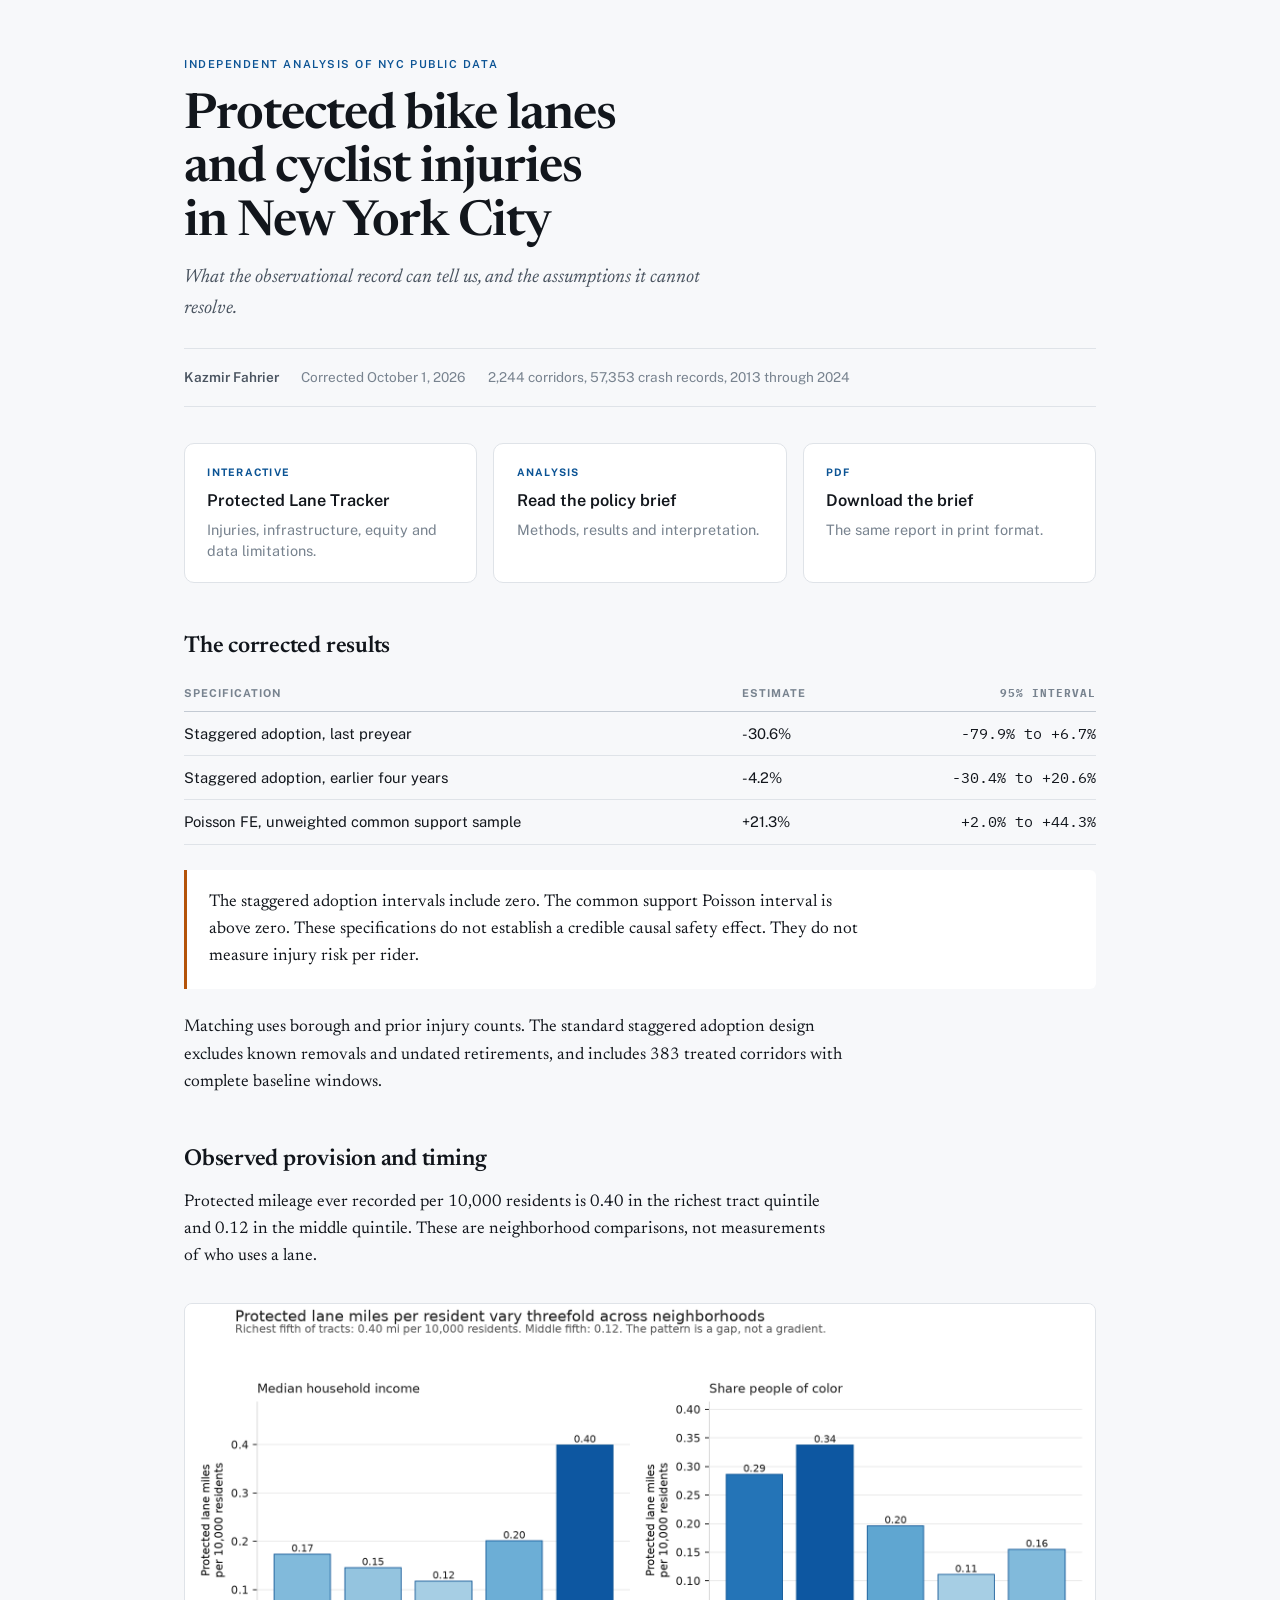
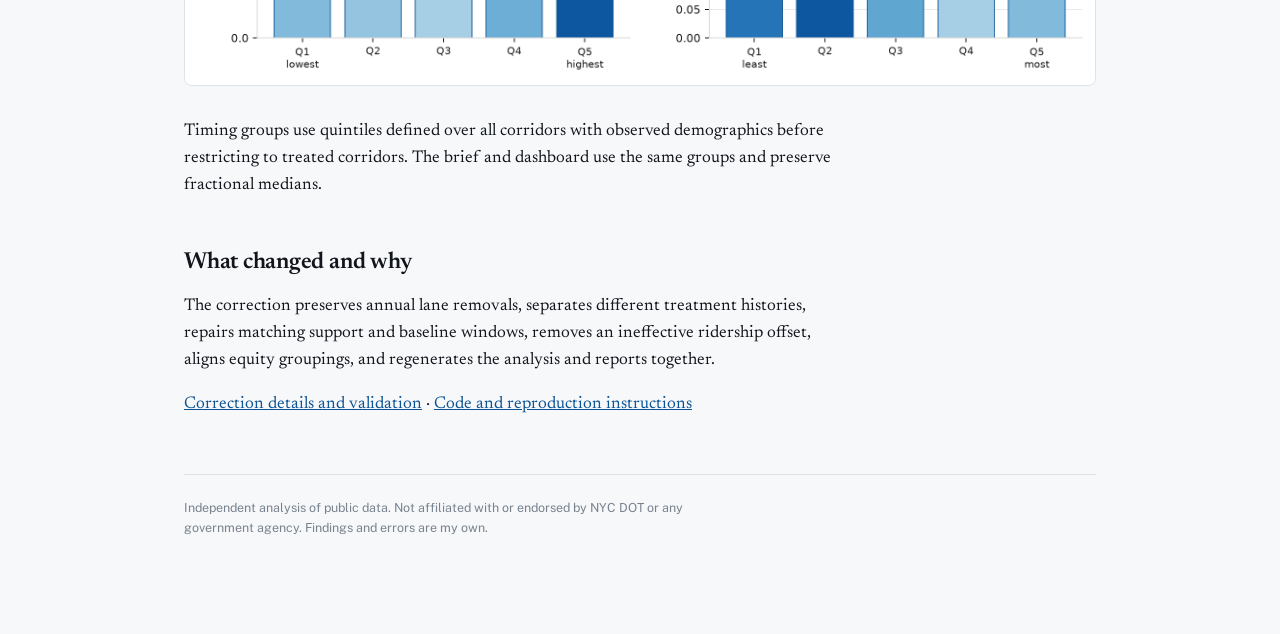
<file: docs/index.html>
<!doctype html>
<html lang="en">
<head>
<meta charset="utf-8">
<meta name="viewport" content="width=device-width,initial-scale=1">
<title>Did NYC's Protected Bike Lanes Work? — Kazmir Fahrier</title>
<meta name="description" content="An independent analysis of 57,353 cyclist-injury crashes, NYC DOT bike infrastructure, ridership counters and Census demographics — and why the safety question cannot be cleanly answered.">
<link rel="preconnect" href="https://fonts.googleapis.com">
<link rel="preconnect" href="https://fonts.gstatic.com" crossorigin>
<link rel="stylesheet" href="https://fonts.googleapis.com/css2?family=Newsreader:ital,opsz,wght@0,6..72,300..700;1,6..72,300..600&family=Public+Sans:wght@400;500;600;700&family=IBM+Plex+Mono:wght@400;500&display=swap">
<style>
:root{
  --ground:#f7f8fa;--surface:#fff;--surface-2:#eef1f5;
  --ink:#12161c;--ink-2:#4a5460;--ink-3:#78838f;
  --rule:#dfe3e8;--rule-2:#c3cad3;
  --accent:#0b5394;--accent-soft:#e8eef6;--warn:#b45309;
  --serif:"Newsreader",Georgia,serif;
  --sans:"Public Sans",-apple-system,BlinkMacSystemFont,"Segoe UI",sans-serif;
  --mono:"IBM Plex Mono",ui-monospace,Menlo,monospace;
}
@media (prefers-color-scheme:dark){:root{
  --ground:#0f131a;--surface:#161c25;--surface-2:#1c2430;
  --ink:#e9edf2;--ink-2:#a4afbb;--ink-3:#7d8794;
  --rule:#262e39;--rule-2:#39434f;
  --accent:#6ea9e6;--accent-soft:#152538;--warn:#dda23f;
}}
*,*::before,*::after{box-sizing:border-box}
body{margin:0;background:var(--ground);color:var(--ink);font-family:var(--serif);
     font-size:17px;line-height:1.6;-webkit-font-smoothing:antialiased}
.wrap{max-width:60rem;margin:0 auto;padding:0 1.5rem 5rem}
.eyebrow{font-family:var(--sans);font-size:.6875rem;font-weight:600;letter-spacing:.14em;
         text-transform:uppercase;color:var(--accent);margin:3.5rem 0 1rem}
h1{font-weight:600;font-size:clamp(2rem,5vw,3.1rem);line-height:1.08;letter-spacing:-.02em;
   margin:0 0 .8rem;text-wrap:balance;max-width:20ch}
.stand{font-size:1.2rem;color:var(--ink-2);font-style:italic;margin:0 0 1.5rem;max-width:52ch}
.byline{font-family:var(--sans);font-size:.85rem;color:var(--ink-3);
        padding:1.1rem 0;border-top:1px solid var(--rule);border-bottom:1px solid var(--rule);
        display:flex;flex-wrap:wrap;gap:.4rem 1.4rem}
.byline strong{color:var(--ink-2);font-weight:600}

.cards{display:grid;grid-template-columns:repeat(auto-fit,minmax(250px,1fr));gap:1rem;
       margin:2.2rem 0 2.8rem}
a.card{display:flex;flex-direction:column;gap:.4rem;text-decoration:none;color:inherit;
       background:var(--surface);border:1px solid var(--rule);border-radius:10px;
       padding:1.3rem 1.4rem;transition:border-color .15s,transform .15s}
a.card:hover{border-color:var(--accent);transform:translateY(-2px)}
a.card:focus-visible{outline:2px solid var(--accent);outline-offset:2px}
.card__k{font-family:var(--sans);font-size:.65rem;font-weight:700;letter-spacing:.12em;
         text-transform:uppercase;color:var(--accent)}
.card__t{font-family:var(--sans);font-weight:600;font-size:1.02rem}
.card__d{font-size:.9rem;color:var(--ink-3);line-height:1.45;font-family:var(--sans)}

h2{font-size:1.45rem;font-weight:600;margin:2.8rem 0 .7rem;letter-spacing:-.01em}
p{margin:0 0 1.05rem;max-width:66ch}
strong{font-weight:600}
.finding{background:var(--surface);border-left:3px solid var(--warn);padding:1.15rem 1.4rem;
         border-radius:0 6px 6px 0;margin:1.6rem 0}
.finding p:last-child{margin-bottom:0}
table{border-collapse:collapse;width:100%;font-size:.92rem;margin:1.2rem 0 1.6rem;
      font-family:var(--sans)}
th{text-align:left;font-size:.68rem;font-weight:700;letter-spacing:.09em;text-transform:uppercase;
   color:var(--ink-3);padding:0 1rem .55rem 0;border-bottom:1px solid var(--rule-2)}
td{padding:.62rem 1rem .62rem 0;border-bottom:1px solid var(--rule)}
td:last-child,th:last-child{text-align:right;padding-right:0;
   font-family:var(--mono);font-variant-numeric:tabular-nums}
figure{margin:2rem 0}
figure img{width:100%;height:auto;border:1px solid var(--rule);border-radius:8px;display:block}
figcaption{font-family:var(--sans);font-size:.76rem;color:var(--ink-3);margin-top:.6rem}
.stack{font-family:var(--sans);font-size:.85rem;color:var(--ink-2);display:flex;
       flex-wrap:wrap;gap:.45rem;margin:1rem 0 0;padding:0;list-style:none}
.stack li{background:var(--surface-2);border:1px solid var(--rule);border-radius:5px;
          padding:.3rem .6rem}
footer{margin-top:3.5rem;padding-top:1.4rem;border-top:1px solid var(--rule);
       font-family:var(--sans);font-size:.78rem;color:var(--ink-3);line-height:1.6}
a{color:var(--accent)}
</style>
</head>
<body><main class="wrap">
<p class="eyebrow">Independent analysis of NYC public data</p>
<h1>Protected bike lanes and cyclist injuries in New York City</h1>
<p class="stand">What the observational record can tell us, and the assumptions it cannot resolve.</p>
<div class="byline"><strong>Kazmir Fahrier</strong><span>Corrected October 1, 2026</span>
<span>2,244 corridors, 57,353 crash records, 2013 through 2024</span></div>
<div class="cards">
<a class="card" href="dashboard/dashboard.html"><span class="card__k">Interactive</span><span class="card__t">Protected Lane Tracker</span><span class="card__d">Injuries, infrastructure, equity and data limitations.</span></a>
<a class="card" href="brief/brief_web.html"><span class="card__k">Analysis</span><span class="card__t">Read the policy brief</span><span class="card__d">Methods, results and interpretation.</span></a>
<a class="card" href="brief/protected-bike-lanes-brief.pdf"><span class="card__k">PDF</span><span class="card__t">Download the brief</span><span class="card__d">The same report in print format.</span></a>
</div>
<h2>The corrected results</h2>
<table><thead><tr><th>Specification</th><th>Estimate</th><th>95% interval</th></tr></thead><tbody><tr><td>Staggered adoption, last preyear</td><td>-30.6%</td><td>-79.9% to +6.7%</td></tr><tr><td>Staggered adoption, earlier four years</td><td>-4.2%</td><td>-30.4% to +20.6%</td></tr><tr><td>Poisson FE, unweighted common support sample</td><td>+21.3%</td><td>+2.0% to +44.3%</td></tr></tbody></table>
<div class="finding"><p>The staggered adoption intervals include zero. The common support Poisson interval is above zero.
These specifications do not establish a credible causal safety effect. They do not measure injury risk per rider.</p></div>
<p>Matching uses borough and prior injury counts. The standard staggered adoption design excludes known removals and undated retirements, and includes 383 treated corridors with complete baseline windows.</p>
<h2>Observed provision and timing</h2>
<p>Protected mileage ever recorded per 10,000 residents is 0.40 in the richest tract quintile and 0.12 in the middle quintile. These are neighborhood comparisons, not measurements of who uses a lane.</p>
<figure><img src="assets/equity.png" alt="Recorded protected lane mileage by tract demographic quintile"></figure>
<p>Timing groups use quintiles defined over all corridors with observed demographics before restricting to treated corridors. The brief and dashboard use the same groups and preserve fractional medians.</p>
<h2>What changed and why</h2>
<p>The correction preserves annual lane removals, separates different treatment histories, repairs matching support and baseline windows, removes an ineffective ridership offset, aligns equity groupings, and regenerates the analysis and reports together.</p>
<p><a href="https://github.com/KazmirFahrier/nyc-bike-lane-safety/blob/main/docs/corrections.md">Correction details and validation</a> · <a href="https://github.com/KazmirFahrier/nyc-bike-lane-safety">Code and reproduction instructions</a></p>
<footer><p>Independent analysis of public data. Not affiliated with or endorsed by NYC DOT or any government agency. Findings and errors are my own.</p></footer>
</main></body></html>
</file>
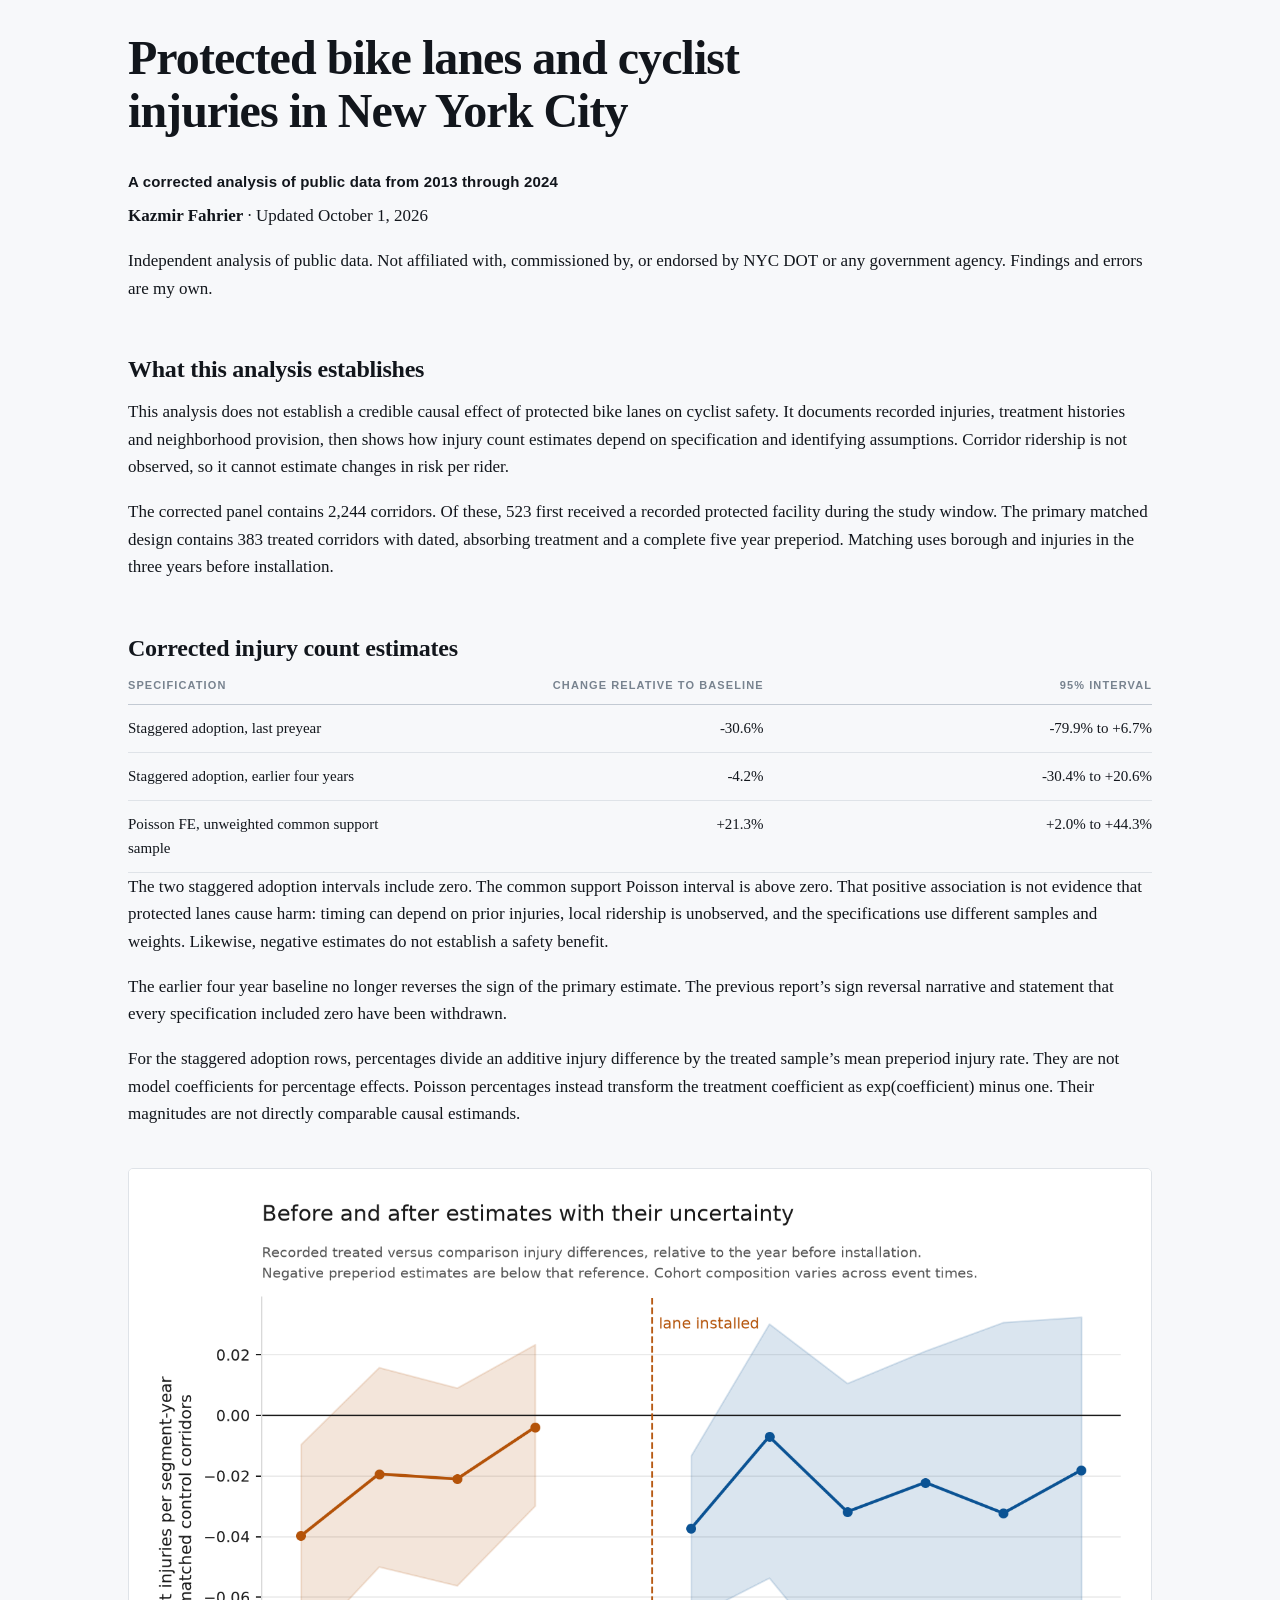
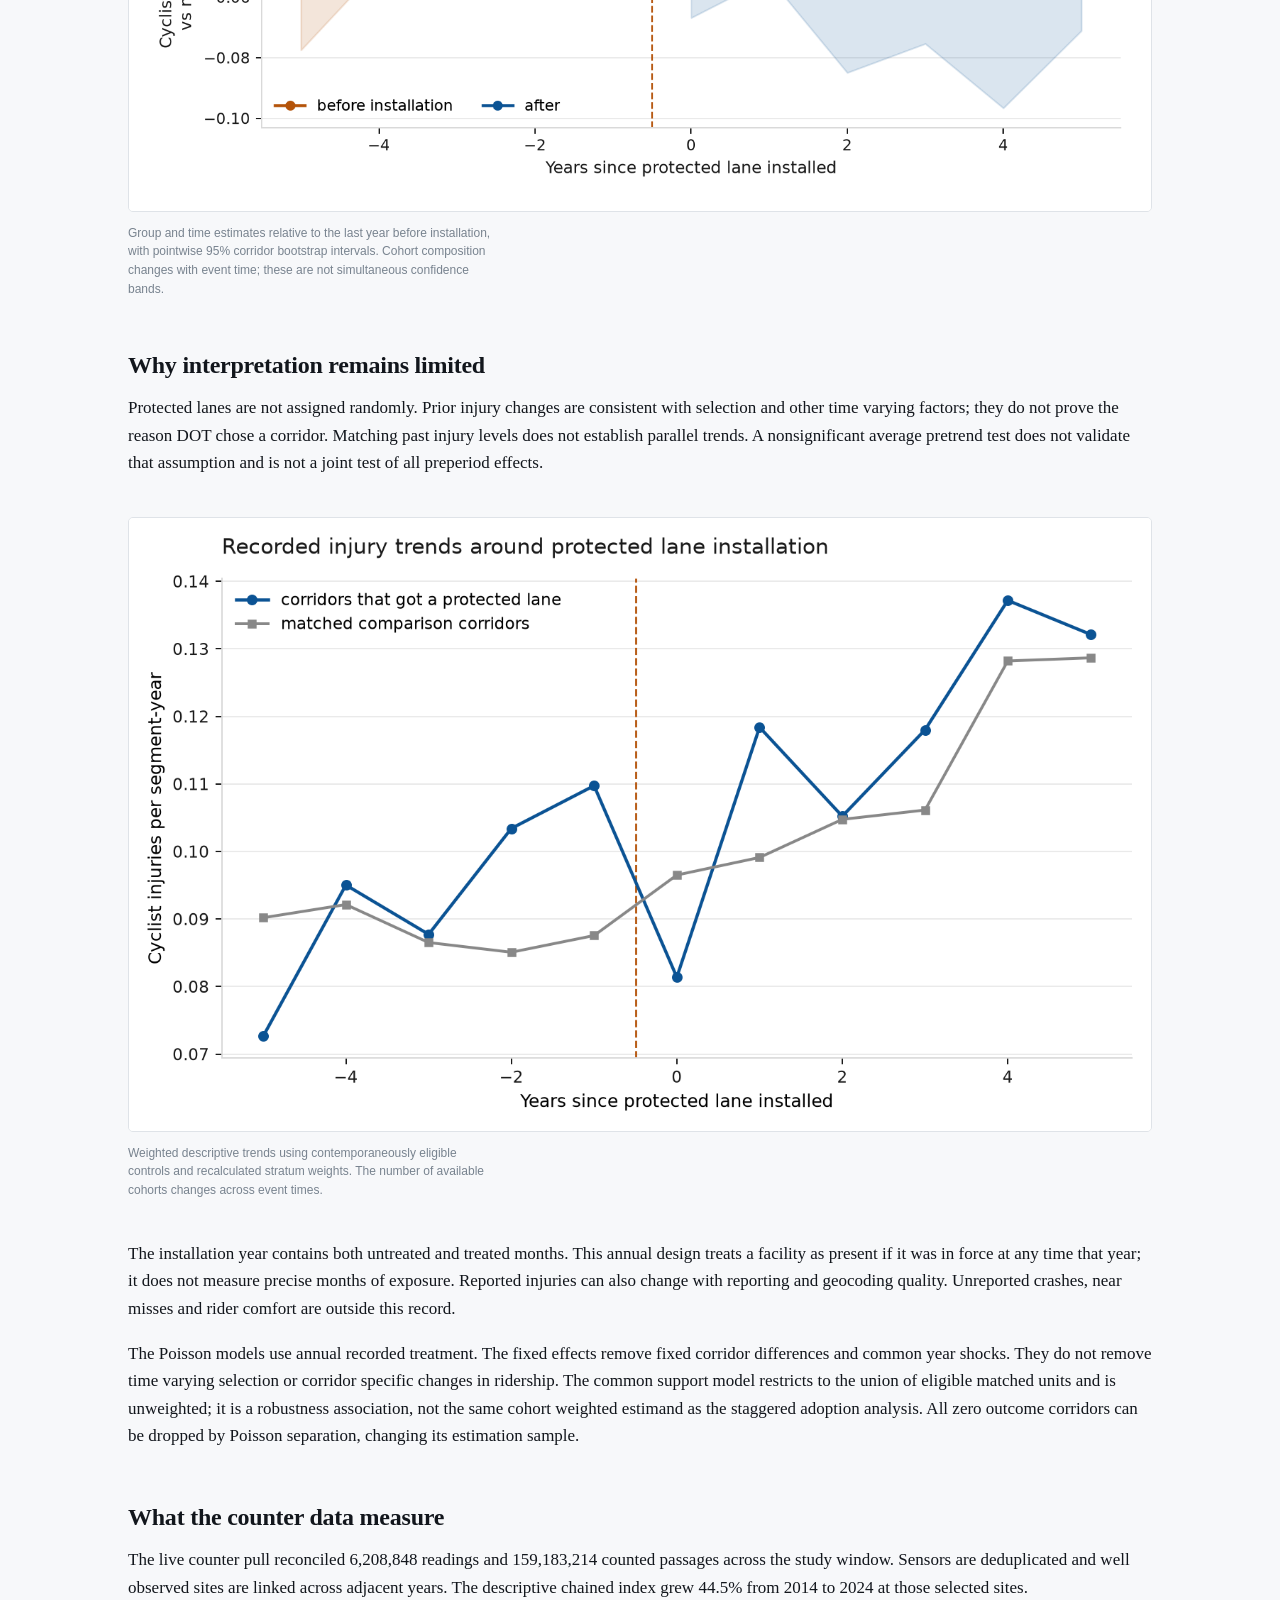
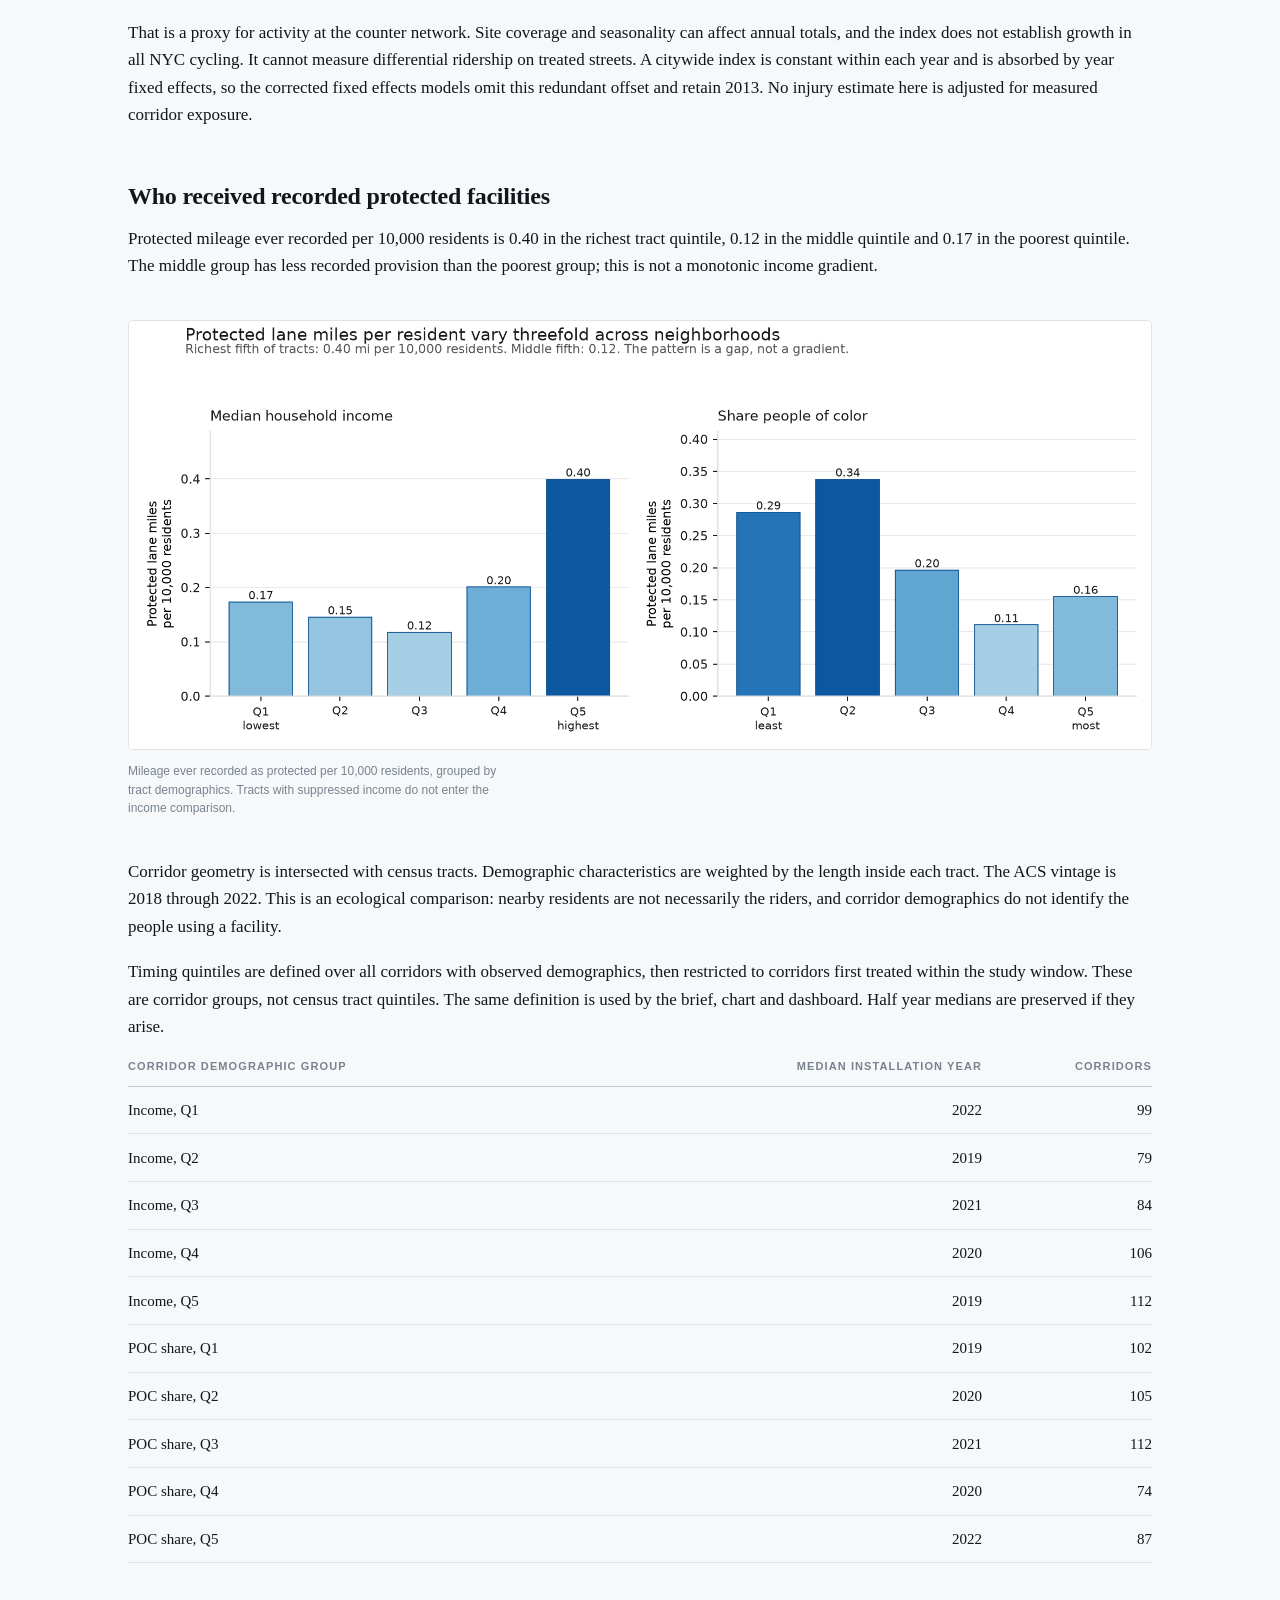
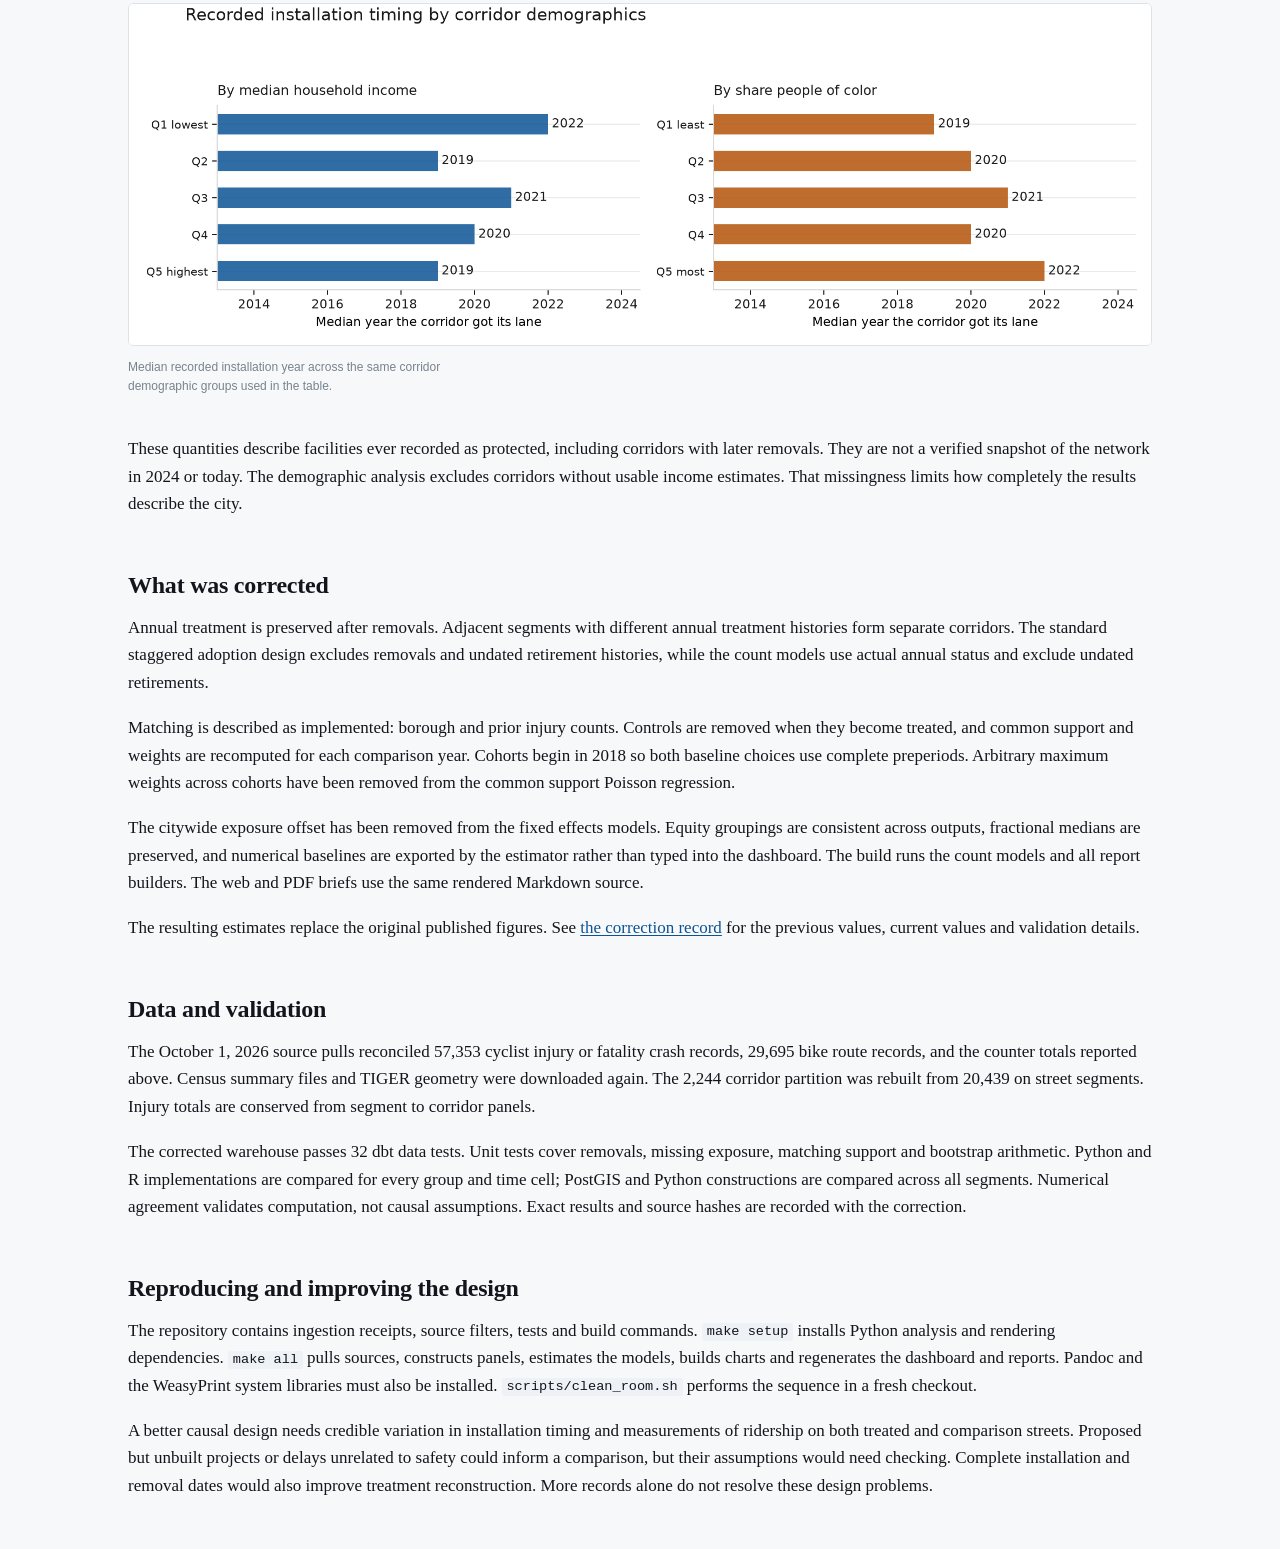
<file: docs/brief/brief_web.html>
<!doctype html><html lang="en"><head><meta charset="utf-8"><meta name="viewport" content="width=device-width,initial-scale=1"><title>Protected bike lanes and cyclist injuries in NYC</title><style>
:root {
  --ground:#f7f8fa; --surface:#ffffff; --surface-2:#eef1f5;
  --ink:#12161c; --ink-2:#4a5460; --ink-3:#78838f;
  --rule:#dfe3e8; --rule-strong:#c3cad3;
  --accent:#0b5394; --accent-soft:#e8eef6;
  --warn:#b45309; --warn-soft:#fbf0e2;
  --serif:"Newsreader",Georgia,"Times New Roman",serif;
  --sans:"Public Sans",-apple-system,BlinkMacSystemFont,"Segoe UI",sans-serif;
  --mono:"IBM Plex Mono",ui-monospace,Menlo,monospace;
  --measure:66ch;
}
@media (prefers-color-scheme: dark) {
  :root:not([data-theme="light"]) {
    --ground:#0f131a; --surface:#161c25; --surface-2:#1c2430;
    --ink:#e9edf2; --ink-2:#a4afbb; --ink-3:#7d8794;
    --rule:#262e39; --rule-strong:#39434f;
    --accent:#6ea9e6; --accent-soft:#152538;
    --warn:#dda23f; --warn-soft:#2a2114;
  }
}
:root[data-theme="dark"] {
  --ground:#0f131a; --surface:#161c25; --surface-2:#1c2430;
  --ink:#e9edf2; --ink-2:#a4afbb; --ink-3:#7d8794;
  --rule:#262e39; --rule-strong:#39434f;
  --accent:#6ea9e6; --accent-soft:#152538;
  --warn:#dda23f; --warn-soft:#2a2114;
}

*,*::before,*::after { box-sizing:border-box; }
body {
  margin:0; background:var(--ground); color:var(--ink);
  font-family:var(--serif); font-size:1.0625rem; line-height:1.62;
  font-optical-sizing:auto;
  -webkit-font-smoothing:antialiased;
}
.wrap { max-width:var(--measure); margin:0 auto; padding:0 1.5rem; }
.wide { max-width:min(52rem,100% - 3rem); margin-inline:auto; }

/* ---- masthead ---- */
header.mast { border-bottom:2px solid var(--accent); margin-bottom:2.5rem; }
.mast__inner { padding:4rem 1.5rem 2rem; max-width:var(--measure); margin:0 auto; }
.eyebrow {
  font-family:var(--sans); font-size:.6875rem; font-weight:600;
  letter-spacing:.14em; text-transform:uppercase; color:var(--accent);
  margin:0 0 1rem;
}
h1 {
  font-family:var(--serif); font-weight:600; font-size:clamp(2rem,5.2vw,3rem);
  line-height:1.1; letter-spacing:-.02em; margin:0 0 .75rem; text-wrap:balance;
}
.standfirst {
  font-size:1.1875rem; line-height:1.5; color:var(--ink-2);
  font-style:italic; margin:0 0 1.75rem; text-wrap:pretty;
}
.byline {
  font-family:var(--sans); font-size:.8125rem; line-height:1.6;
  color:var(--ink-3); display:flex; flex-wrap:wrap; gap:.4rem 1rem;
  padding-top:1.25rem; border-top:1px solid var(--rule);
}
.byline strong { color:var(--ink-2); font-weight:600; }
.independence {
  font-family:var(--sans); font-size:.75rem; line-height:1.55; color:var(--ink-3);
  margin:1rem 0 0; max-width:60ch; font-style:normal;
}
.byline code { font-family:var(--mono); font-size:.75rem; }

/* ---- text ---- */
main { padding-bottom:5rem; }
h2 {
  font-family:var(--serif); font-weight:600; font-size:1.5rem; line-height:1.25;
  letter-spacing:-.01em; margin:3.25rem 0 .875rem; text-wrap:balance;
}
h3 {
  font-family:var(--sans); font-weight:600; font-size:.9375rem;
  letter-spacing:.01em; margin:2rem 0 .5rem; color:var(--ink);
}
p { margin:0 0 1.1rem; }
strong { font-weight:600; }
a { color:var(--accent); text-decoration-thickness:1px; text-underline-offset:2px; }
code { font-family:var(--mono); font-size:.8em; background:var(--surface-2);
        padding:.1em .35em; border-radius:3px; }
.lede { font-size:1.1875rem; line-height:1.55; }
hr { border:0; border-top:1px solid var(--rule); margin:3rem 0; }

.callout {
  background:var(--surface); border-left:3px solid var(--accent);
  padding:1.25rem 1.5rem; margin:1.75rem 0; border-radius:0 4px 4px 0;
  box-shadow:0 1px 2px rgba(18,22,28,.04);
}
.callout p:last-child { margin-bottom:0; }
.callout--warn { border-left-color:var(--warn); }

/* ---- the interval comparison ---- */
.estimates {
  margin:2rem auto 2.5rem; display:flex; flex-direction:column; gap:0;
  background:var(--surface); border:1px solid var(--rule); border-radius:6px;
  overflow:hidden;
}
.estimates__head, .estimates__foot {
  font-family:var(--sans); font-size:.6875rem; font-weight:600;
  letter-spacing:.1em; text-transform:uppercase; color:var(--ink-3);
  padding:.875rem 1.25rem; background:var(--surface-2);
}
.estimates__foot {
  text-transform:none; letter-spacing:0; font-weight:400; font-size:.8125rem;
  font-family:var(--serif); color:var(--ink-2); line-height:1.5;
  border-top:1px solid var(--rule);
}
.est {
  display:grid; grid-template-columns:minmax(0,1fr) minmax(9rem,1.1fr) auto;
  gap:1rem; align-items:center; padding:1rem 1.25rem;
  border-top:1px solid var(--rule);
}
.est--anchor { background:var(--warn-soft); }
.est__label { display:flex; flex-direction:column; gap:.15rem; min-width:0; }
.est__name { font-size:.9375rem; line-height:1.35; }
.est__method {
  font-family:var(--sans); font-size:.6875rem; color:var(--ink-3);
  line-height:1.4;
}
.est__track { position:relative; height:1.5rem; }
.est__zero {
  position:absolute; top:0; bottom:0; width:1px; background:var(--rule-strong);
  transform:translateX(-.5px);
}
.est__ci {
  position:absolute; top:50%; height:3px; border-radius:2px;
  background:var(--accent); opacity:.28; transform:translateY(-50%);
}
.est--anchor .est__ci { background:var(--warn); }
.est__dot {
  position:absolute; top:50%; width:10px; height:10px; border-radius:50%;
  background:var(--accent); transform:translate(-50%,-50%);
  box-shadow:0 0 0 2px var(--surface);
}
.est--anchor .est__dot { background:var(--warn); box-shadow:0 0 0 2px var(--warn-soft); }
.est__value {
  font-family:var(--mono); font-size:.9375rem; font-weight:500;
  font-variant-numeric:tabular-nums; text-align:right; min-width:4.5rem;
}
@media (max-width:34rem) {
  .est { grid-template-columns:1fr auto; }
  .est__track { grid-column:1 / -1; }
}

/* ---- figures ---- */
figure { margin:2.5rem 0; }
figure img {
  width:100%; height:auto; display:block; border-radius:5px;
  border:1px solid var(--rule); background:#fff;
}
figcaption {
  font-family:var(--sans); font-size:.75rem; line-height:1.55;
  color:var(--ink-3); margin-top:.75rem; max-width:56ch;
}

/* ---- findings list ---- */
.findings { counter-reset:f; list-style:none; padding:0; margin:1.5rem 0; }
.findings > li {
  counter-increment:f; position:relative; padding-left:2.5rem;
  margin-bottom:1.5rem;
}
.findings > li::before {
  content:counter(f,decimal-leading-zero); position:absolute; left:0; top:.15em;
  font-family:var(--mono); font-size:.8125rem; color:var(--accent);
  font-variant-numeric:tabular-nums;
}
.findings ul { margin:.6rem 0 0; padding-left:1.1rem; }
.findings li li { margin-bottom:.5rem; }

/* ---- verification table ---- */
.tablewrap { overflow-x:auto; margin:1.5rem 0 2rem; }
table { border-collapse:collapse; width:100%; font-size:.9375rem; }
th {
  font-family:var(--sans); font-size:.6875rem; font-weight:600;
  letter-spacing:.1em; text-transform:uppercase; color:var(--ink-3);
  text-align:left; padding:0 1rem .6rem 0; border-bottom:1px solid var(--rule-strong);
  white-space:nowrap;
}
td { padding:.7rem 1rem .7rem 0; border-bottom:1px solid var(--rule);
      vertical-align:top; }
td:last-child, th:last-child { padding-right:0; }
.num { font-family:var(--mono); font-variant-numeric:tabular-nums;
        white-space:nowrap; }

footer {
  border-top:1px solid var(--rule); margin-top:4rem; padding:2rem 0 0;
  font-family:var(--sans); font-size:.8125rem; color:var(--ink-3); line-height:1.6;
}
@media (prefers-reduced-motion:reduce) { *{animation:none!important;transition:none!important} }

.wrap{max-width:68rem;margin:auto;padding:2rem} figure img{max-width:100%;height:auto}table{width:100%}
</style></head><body><main class="wrap"><h1 id="protected-bike-lanes-and-cyclist-injuries-in-new-york-city">Protected bike lanes and cyclist injuries in New York City</h1>
<h3 id="a-corrected-analysis-of-public-data-from-2013-through-2024">A corrected analysis of public data from 2013 through 2024</h3>
<p><strong>Kazmir Fahrier</strong> · Updated October 1, 2026</p>
<p>Independent analysis of public data. Not affiliated with, commissioned by, or endorsed by NYC DOT or any government agency. Findings and errors are my own.</p>
<h2 id="what-this-analysis-establishes">What this analysis establishes</h2>
<p>This analysis does not establish a credible causal effect of protected bike lanes on cyclist safety. It documents recorded injuries, treatment histories and neighborhood provision, then shows how injury count estimates depend on specification and identifying assumptions. Corridor ridership is not observed, so it cannot estimate changes in risk per rider.</p>
<p>The corrected panel contains 2,244 corridors. Of these, 523 first received a recorded protected facility during the study window. The primary matched design contains 383 treated corridors with dated, absorbing treatment and a complete five year preperiod. Matching uses borough and injuries in the three years before installation.</p>
<h2 id="corrected-injury-count-estimates">Corrected injury count estimates</h2>
<table>
<colgroup>
<col style="width: 27%" />
<col style="width: 36%" />
<col style="width: 36%" />
</colgroup>
<thead>
<tr>
<th>Specification</th>
<th style="text-align: right;">Change relative to baseline</th>
<th style="text-align: right;">95% interval</th>
</tr>
</thead>
<tbody>
<tr>
<td>Staggered adoption, last preyear</td>
<td style="text-align: right;">-30.6%</td>
<td style="text-align: right;">-79.9% to +6.7%</td>
</tr>
<tr>
<td>Staggered adoption, earlier four years</td>
<td style="text-align: right;">-4.2%</td>
<td style="text-align: right;">-30.4% to +20.6%</td>
</tr>
<tr>
<td>Poisson FE, unweighted common support sample</td>
<td style="text-align: right;">+21.3%</td>
<td style="text-align: right;">+2.0% to +44.3%</td>
</tr>
</tbody>
</table>
<p>The two staggered adoption intervals include zero. The common support Poisson interval is above zero. That positive association is not evidence that protected lanes cause harm: timing can depend on prior injuries, local ridership is unobserved, and the specifications use different samples and weights. Likewise, negative estimates do not establish a safety benefit.</p>
<p>The earlier four year baseline no longer reverses the sign of the primary estimate. The previous report’s sign reversal narrative and statement that every specification included zero have been withdrawn.</p>
<p>For the staggered adoption rows, percentages divide an additive injury difference by the treated sample’s mean preperiod injury rate. They are not model coefficients for percentage effects. Poisson percentages instead transform the treatment coefficient as exp(coefficient) minus one. Their magnitudes are not directly comparable causal estimands.</p>
<figure>
<img src="../assets/event_study.png" alt="Group and time estimates relative to the last year before installation, with pointwise 95% corridor bootstrap intervals. Cohort composition changes with event time; these are not simultaneous confidence bands." />
<figcaption aria-hidden="true">Group and time estimates relative to the last year before installation, with pointwise 95% corridor bootstrap intervals. Cohort composition changes with event time; these are not simultaneous confidence bands.</figcaption>
</figure>
<h2 id="why-interpretation-remains-limited">Why interpretation remains limited</h2>
<p>Protected lanes are not assigned randomly. Prior injury changes are consistent with selection and other time varying factors; they do not prove the reason DOT chose a corridor. Matching past injury levels does not establish parallel trends. A nonsignificant average pretrend test does not validate that assumption and is not a joint test of all preperiod effects.</p>
<figure>
<img src="../assets/raw_trends.png" alt="Weighted descriptive trends using contemporaneously eligible controls and recalculated stratum weights. The number of available cohorts changes across event times." />
<figcaption aria-hidden="true">Weighted descriptive trends using contemporaneously eligible controls and recalculated stratum weights. The number of available cohorts changes across event times.</figcaption>
</figure>
<p>The installation year contains both untreated and treated months. This annual design treats a facility as present if it was in force at any time that year; it does not measure precise months of exposure. Reported injuries can also change with reporting and geocoding quality. Unreported crashes, near misses and rider comfort are outside this record.</p>
<p>The Poisson models use annual recorded treatment. The fixed effects remove fixed corridor differences and common year shocks. They do not remove time varying selection or corridor specific changes in ridership. The common support model restricts to the union of eligible matched units and is unweighted; it is a robustness association, not the same cohort weighted estimand as the staggered adoption analysis. All zero outcome corridors can be dropped by Poisson separation, changing its estimation sample.</p>
<h2 id="what-the-counter-data-measure">What the counter data measure</h2>
<p>The live counter pull reconciled 6,208,848 readings and 159,183,214 counted passages across the study window. Sensors are deduplicated and well observed sites are linked across adjacent years. The descriptive chained index grew 44.5% from 2014 to 2024 at those selected sites.</p>
<p>That is a proxy for activity at the counter network. Site coverage and seasonality can affect annual totals, and the index does not establish growth in all NYC cycling. It cannot measure differential ridership on treated streets. A citywide index is constant within each year and is absorbed by year fixed effects, so the corrected fixed effects models omit this redundant offset and retain 2013. No injury estimate here is adjusted for measured corridor exposure.</p>
<h2 id="who-received-recorded-protected-facilities">Who received recorded protected facilities</h2>
<p>Protected mileage ever recorded per 10,000 residents is 0.40 in the richest tract quintile, 0.12 in the middle quintile and 0.17 in the poorest quintile. The middle group has less recorded provision than the poorest group; this is not a monotonic income gradient.</p>
<figure>
<img src="../assets/equity.png" alt="Mileage ever recorded as protected per 10,000 residents, grouped by tract demographics. Tracts with suppressed income do not enter the income comparison." />
<figcaption aria-hidden="true">Mileage ever recorded as protected per 10,000 residents, grouped by tract demographics. Tracts with suppressed income do not enter the income comparison.</figcaption>
</figure>
<p>Corridor geometry is intersected with census tracts. Demographic characteristics are weighted by the length inside each tract. The ACS vintage is 2018 through 2022. This is an ecological comparison: nearby residents are not necessarily the riders, and corridor demographics do not identify the people using a facility.</p>
<p>Timing quintiles are defined over all corridors with observed demographics, then restricted to corridors first treated within the study window. These are corridor groups, not census tract quintiles. The same definition is used by the brief, chart and dashboard. Half year medians are preserved if they arise.</p>
<table>
<thead>
<tr>
<th>Corridor demographic group</th>
<th style="text-align: right;">Median installation year</th>
<th style="text-align: right;">Corridors</th>
</tr>
</thead>
<tbody>
<tr>
<td>Income, Q1</td>
<td style="text-align: right;">2022</td>
<td style="text-align: right;">99</td>
</tr>
<tr>
<td>Income, Q2</td>
<td style="text-align: right;">2019</td>
<td style="text-align: right;">79</td>
</tr>
<tr>
<td>Income, Q3</td>
<td style="text-align: right;">2021</td>
<td style="text-align: right;">84</td>
</tr>
<tr>
<td>Income, Q4</td>
<td style="text-align: right;">2020</td>
<td style="text-align: right;">106</td>
</tr>
<tr>
<td>Income, Q5</td>
<td style="text-align: right;">2019</td>
<td style="text-align: right;">112</td>
</tr>
<tr>
<td>POC share, Q1</td>
<td style="text-align: right;">2019</td>
<td style="text-align: right;">102</td>
</tr>
<tr>
<td>POC share, Q2</td>
<td style="text-align: right;">2020</td>
<td style="text-align: right;">105</td>
</tr>
<tr>
<td>POC share, Q3</td>
<td style="text-align: right;">2021</td>
<td style="text-align: right;">112</td>
</tr>
<tr>
<td>POC share, Q4</td>
<td style="text-align: right;">2020</td>
<td style="text-align: right;">74</td>
</tr>
<tr>
<td>POC share, Q5</td>
<td style="text-align: right;">2022</td>
<td style="text-align: right;">87</td>
</tr>
</tbody>
</table>
<figure>
<img src="../assets/equity_timing.png" alt="Median recorded installation year across the same corridor demographic groups used in the table." />
<figcaption aria-hidden="true">Median recorded installation year across the same corridor demographic groups used in the table.</figcaption>
</figure>
<p>These quantities describe facilities ever recorded as protected, including corridors with later removals. They are not a verified snapshot of the network in 2024 or today. The demographic analysis excludes corridors without usable income estimates. That missingness limits how completely the results describe the city.</p>
<h2 id="what-was-corrected">What was corrected</h2>
<p>Annual treatment is preserved after removals. Adjacent segments with different annual treatment histories form separate corridors. The standard staggered adoption design excludes removals and undated retirement histories, while the count models use actual annual status and exclude undated retirements.</p>
<p>Matching is described as implemented: borough and prior injury counts. Controls are removed when they become treated, and common support and weights are recomputed for each comparison year. Cohorts begin in 2018 so both baseline choices use complete preperiods. Arbitrary maximum weights across cohorts have been removed from the common support Poisson regression.</p>
<p>The citywide exposure offset has been removed from the fixed effects models. Equity groupings are consistent across outputs, fractional medians are preserved, and numerical baselines are exported by the estimator rather than typed into the dashboard. The build runs the count models and all report builders. The web and PDF briefs use the same rendered Markdown source.</p>
<p>The resulting estimates replace the original published figures. See <a href="https://github.com/KazmirFahrier/nyc-bike-lane-safety/blob/main/docs/corrections.md">the correction record</a> for the previous values, current values and validation details.</p>
<h2 id="data-and-validation">Data and validation</h2>
<p>The October 1, 2026 source pulls reconciled 57,353 cyclist injury or fatality crash records, 29,695 bike route records, and the counter totals reported above. Census summary files and TIGER geometry were downloaded again. The 2,244 corridor partition was rebuilt from 20,439 on street segments. Injury totals are conserved from segment to corridor panels.</p>
<p>The corrected warehouse passes 32 dbt data tests. Unit tests cover removals, missing exposure, matching support and bootstrap arithmetic. Python and R implementations are compared for every group and time cell; PostGIS and Python constructions are compared across all segments. Numerical agreement validates computation, not causal assumptions. Exact results and source hashes are recorded with the correction.</p>
<h2 id="reproducing-and-improving-the-design">Reproducing and improving the design</h2>
<p>The repository contains ingestion receipts, source filters, tests and build commands. <code>make setup</code> installs Python analysis and rendering dependencies. <code>make all</code> pulls sources, constructs panels, estimates the models, builds charts and regenerates the dashboard and reports. Pandoc and the WeasyPrint system libraries must also be installed. <code>scripts/clean_room.sh</code> performs the sequence in a fresh checkout.</p>
<p>A better causal design needs credible variation in installation timing and measurements of ridership on both treated and comparison streets. Proposed but unbuilt projects or delays unrelated to safety could inform a comparison, but their assumptions would need checking. Complete installation and removal dates would also improve treatment reconstruction. More records alone do not resolve these design problems.</p>
</main></body></html>
</file>
